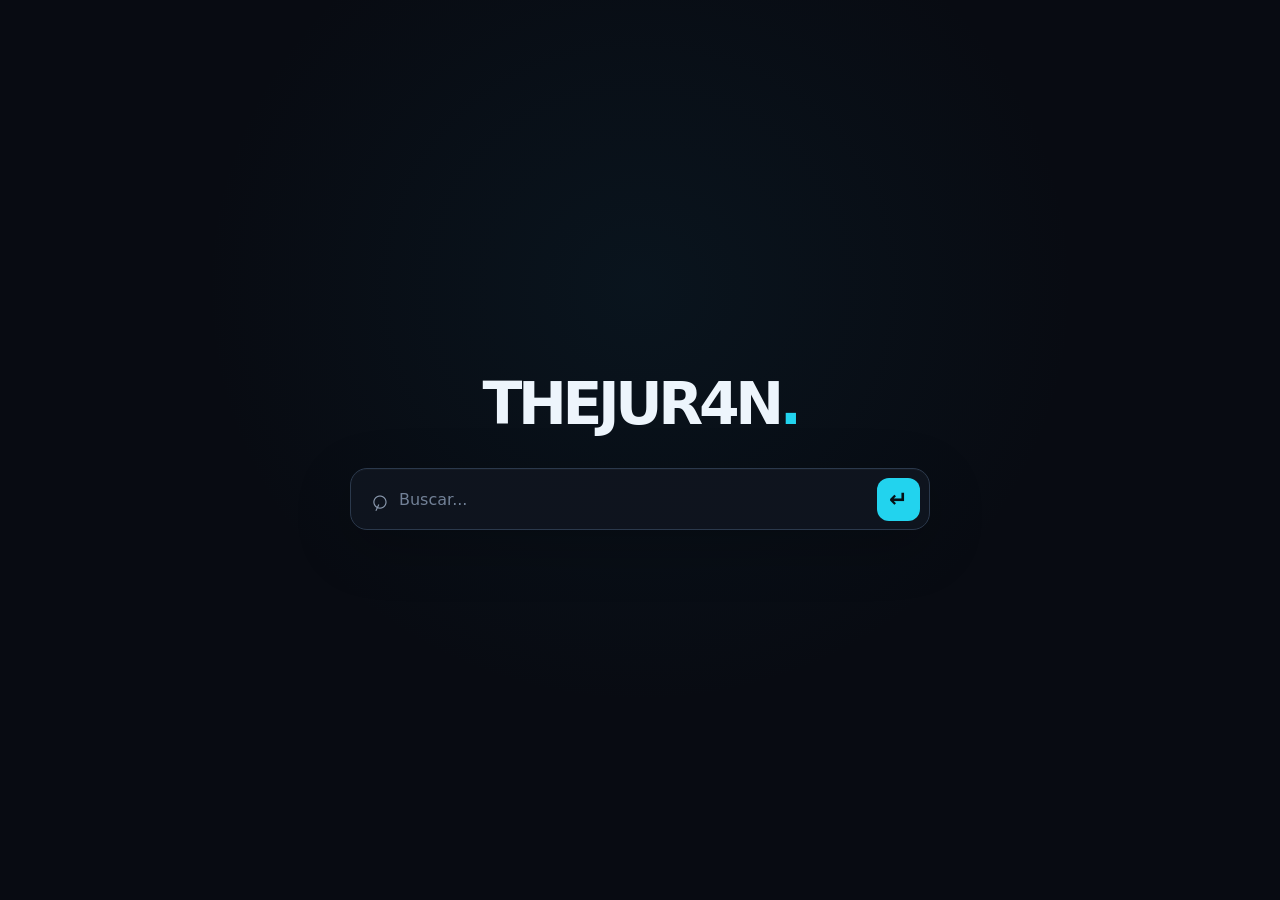
<file: index.html>
<!DOCTYPE html>
<html lang="es">
<head>
  <meta charset="UTF-8">
  <meta name="viewport" content="width=device-width, initial-scale=1.0">
  <meta name="theme-color" content="#080b12">
  <meta name="description" content="THEJUR4N Search: buscador personal y acceso a mi portafolio.">
  <title>THEJUR4N Search</title>

  <link rel="stylesheet" href="style.css">
</head>

<body class="home-page">
  <main class="home-main">
    <section class="home-content" aria-labelledby="brand-title">

      <h1 id="brand-title" class="brand-title">
        THEJUR4N<span>.</span>
      </h1>

      <form
        id="search-form"
        class="search-form"
        action="results.html"
        method="GET"
        role="search"
      >
        <label class="sr-only" for="search-input">
          Escribe tu búsqueda
        </label>

        <span class="search-icon" aria-hidden="true">⌕</span>

        <input
          id="search-input"
          name="q"
          type="search"
          placeholder="Buscar..."
          autocomplete="off"
          spellcheck="false"
          required
        >

        <button
          class="submit-search"
          type="submit"
          aria-label="Buscar"
        >
          <span aria-hidden="true">↵</span>
        </button>
      </form>

    </section>
  </main>
</body>
</html>
</file>
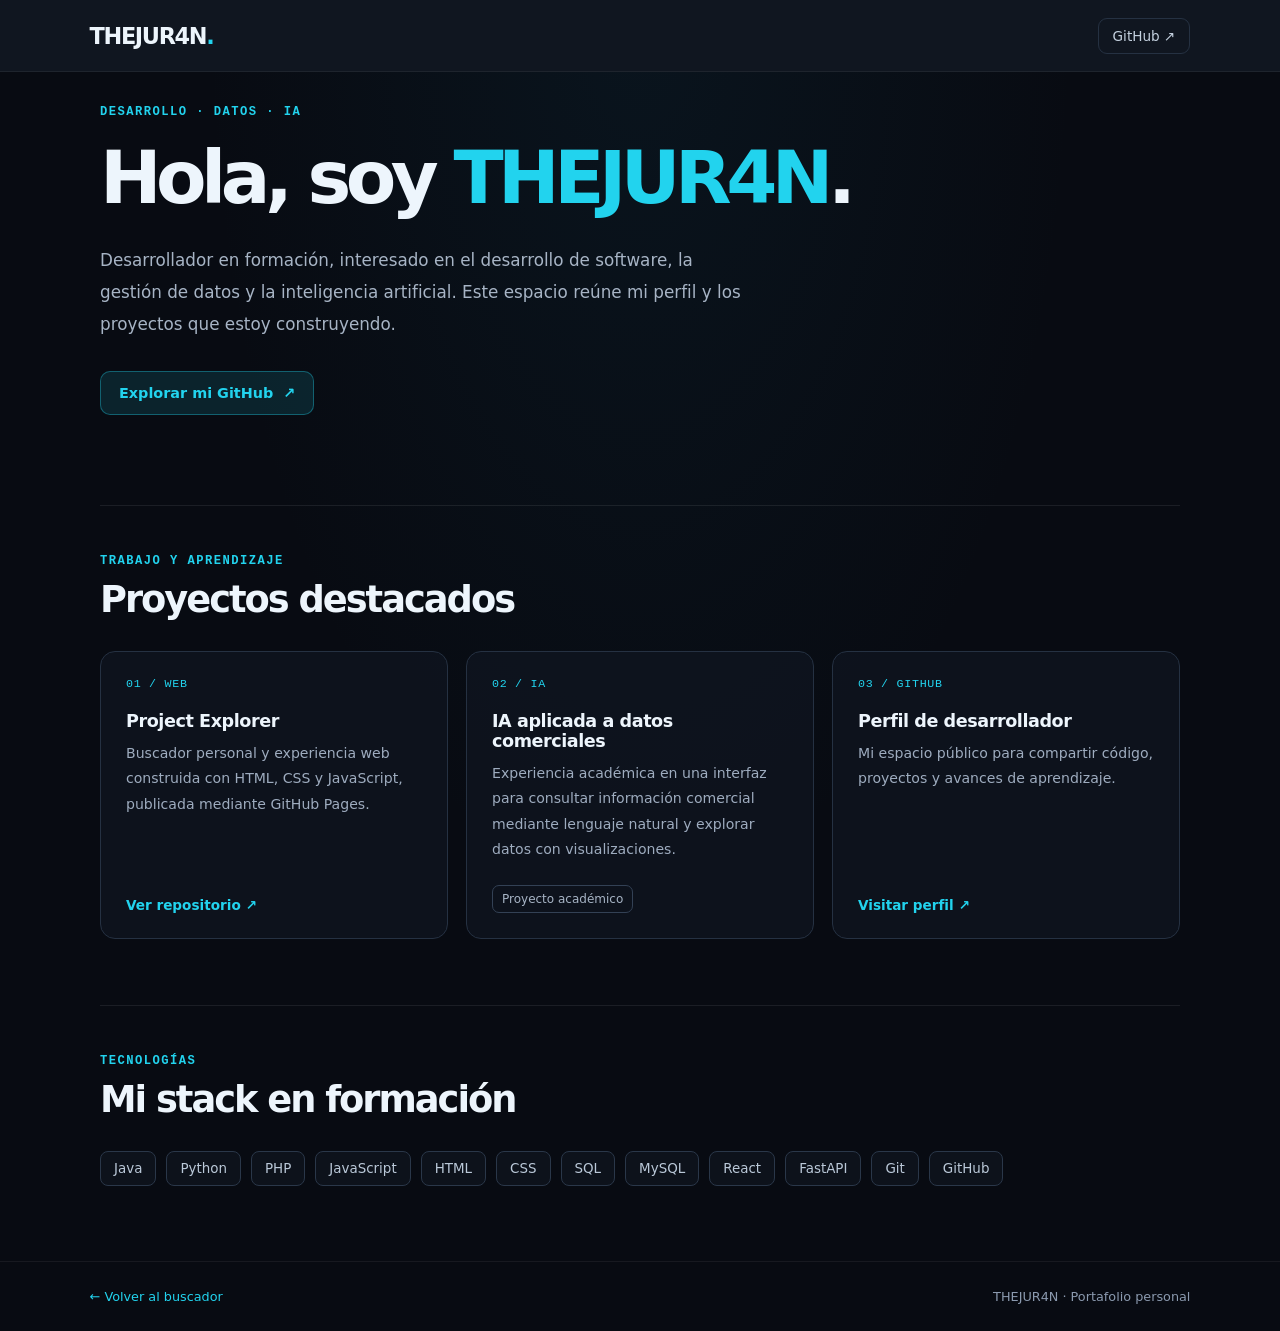
<file: portfolio.html>
<!DOCTYPE html>
<html lang="es">
<head>
  <meta charset="UTF-8">
  <meta name="viewport" content="width=device-width, initial-scale=1.0">
  <meta name="theme-color" content="#080b12">
  <meta name="description" content="Portafolio de THEJUR4N: desarrollo de software, datos e inteligencia artificial.">

  <title>THEJUR4N — Portafolio</title>

  <link rel="stylesheet" href="style.css">
</head>

<body class="portfolio-page">
  <header class="portfolio-header">
    <a class="portfolio-brand" href="./">
      THEJUR4N<span>.</span>
    </a>

    <a
      class="portfolio-github"
      href="https://github.com/THEJUR4N"
      target="_blank"
      rel="noopener noreferrer"
    >
      GitHub ↗
    </a>
  </header>

  <main class="portfolio-main">
    <section class="portfolio-hero">
      <p class="portfolio-eyebrow">DESARROLLO · DATOS · IA</p>

      <h1>
        Hola, soy <span>THEJUR4N</span>.
      </h1>

      <p class="portfolio-intro">
        Desarrollador en formación, interesado en el desarrollo
        de software, la gestión de datos y la inteligencia artificial.
        Este espacio reúne mi perfil y los proyectos que estoy construyendo.
      </p>

      <a
        class="portfolio-primary-link"
        href="https://github.com/THEJUR4N"
        target="_blank"
        rel="noopener noreferrer"
      >
        Explorar mi GitHub <span aria-hidden="true">↗</span>
      </a>
    </section>

    <section class="portfolio-section" aria-labelledby="projects-title">
      <div class="portfolio-section-heading">
        <p class="portfolio-eyebrow">TRABAJO Y APRENDIZAJE</p>
        <h2 id="projects-title">Proyectos destacados</h2>
      </div>

      <div class="portfolio-project-grid">
        <article class="portfolio-project">
          <span class="project-number">01 / WEB</span>
          <h3>Project Explorer</h3>
          <p>
            Buscador personal y experiencia web construida con
            HTML, CSS y JavaScript, publicada mediante GitHub Pages.
          </p>
          <a
            href="https://github.com/THEJUR4N/project-explorer"
            target="_blank"
            rel="noopener noreferrer"
          >
            Ver repositorio ↗
          </a>
        </article>

        <article class="portfolio-project">
          <span class="project-number">02 / IA</span>
          <h3>IA aplicada a datos comerciales</h3>
          <p>
            Experiencia académica en una interfaz para consultar
            información comercial mediante lenguaje natural y explorar
            datos con visualizaciones.
          </p>
          <span class="project-status">Proyecto académico</span>
        </article>

        <article class="portfolio-project">
          <span class="project-number">03 / GITHUB</span>
          <h3>Perfil de desarrollador</h3>
          <p>
            Mi espacio público para compartir código, proyectos
            y avances de aprendizaje.
          </p>
          <a
            href="https://github.com/THEJUR4N"
            target="_blank"
            rel="noopener noreferrer"
          >
            Visitar perfil ↗
          </a>
        </article>
      </div>
    </section>

    <section class="portfolio-section skills-section">
      <div class="portfolio-section-heading">
        <p class="portfolio-eyebrow">TECNOLOGÍAS</p>
        <h2>Mi stack en formación</h2>
      </div>

      <div class="technology-list">
        <span>Java</span>
        <span>Python</span>
        <span>PHP</span>
        <span>JavaScript</span>
        <span>HTML</span>
        <span>CSS</span>
        <span>SQL</span>
        <span>MySQL</span>
        <span>React</span>
        <span>FastAPI</span>
        <span>Git</span>
        <span>GitHub</span>
      </div>
    </section>
  </main>

  <footer class="portfolio-footer">
    <a href="./">← Volver al buscador</a>
    <span>THEJUR4N · Portafolio personal</span>
  </footer>
</body>
</html>
</file>
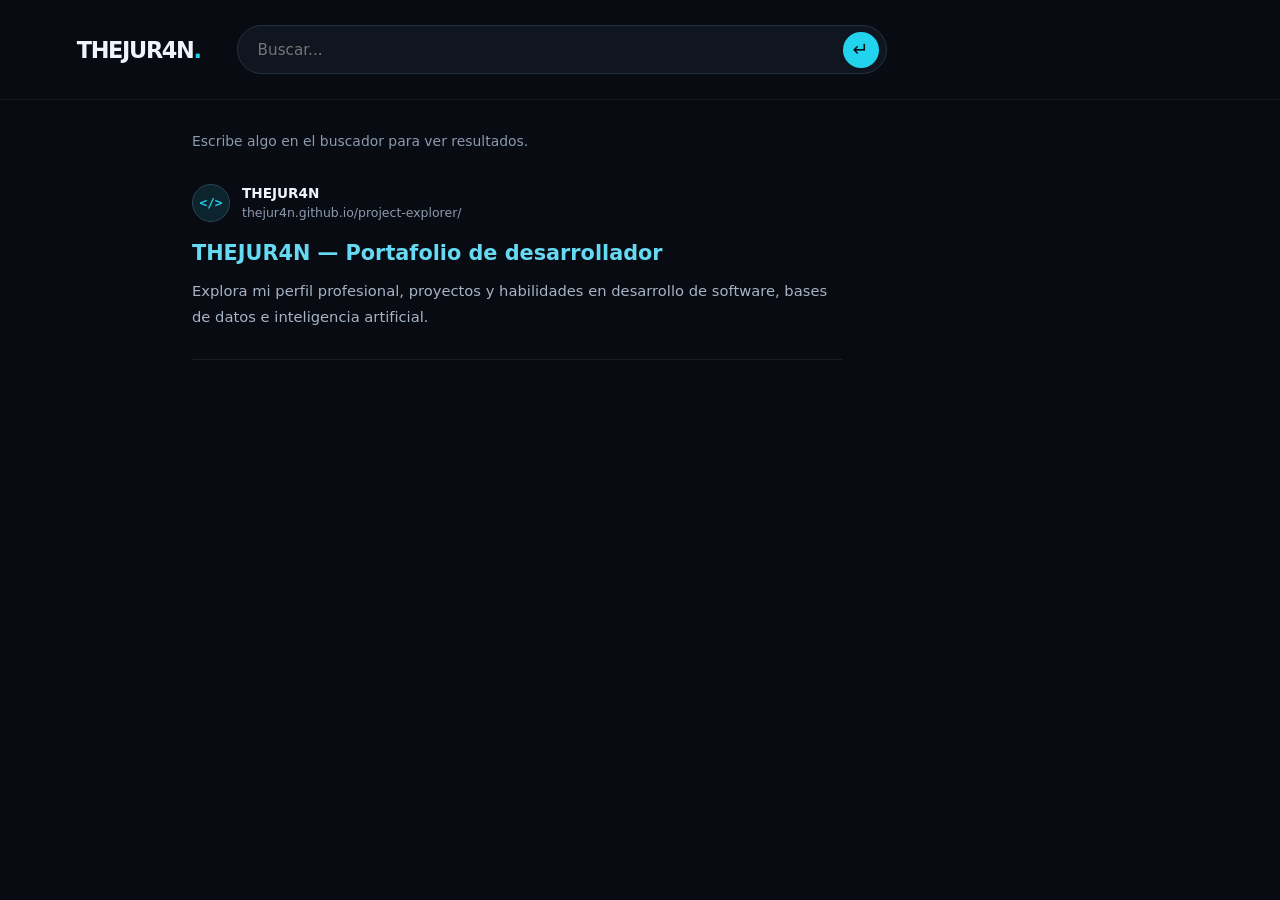
<file: results.html>
<!DOCTYPE html>
<html lang="es">
<head>
  <meta charset="UTF-8">
  <meta name="viewport" content="width=device-width, initial-scale=1.0">
  <meta name="theme-color" content="#080b12">
  <meta name="description" content="Resultados de búsqueda de THEJUR4N">

  <title>Resultados — THEJUR4N Search</title>

  <link rel="stylesheet" href="style.css">
  <script src="results.js" defer></script>
</head>

<body class="results-page">
  <header class="results-header">
    <a class="results-brand" href="./" aria-label="Volver al inicio">
      THEJUR4N<span>.</span>
    </a>

    <form
      id="results-search-form"
      class="results-search-form"
      action="results.html"
      method="GET"
      role="search"
    >
      <label class="sr-only" for="results-search-input">
        Modificar búsqueda
      </label>

      <input
        id="results-search-input"
        name="q"
        type="search"
        placeholder="Buscar..."
        autocomplete="off"
        required
      >

      <button type="submit" aria-label="Buscar">
        ↵
      </button>
    </form>
  </header>

  <main class="results-main">
    <p id="results-summary" class="results-summary">
      Se muestran resultados de THEJUR4N
    </p>

    <section aria-label="Resultados de búsqueda">
      <article class="search-result">
        <div class="result-site">
          <span class="result-favicon" aria-hidden="true">&lt;/&gt;</span>

          <div class="result-site-details">
            <span>THEJUR4N</span>
            <span class="result-url">
              thejur4n.github.io/project-explorer/
            </span>
          </div>
        </div>

        <a
          class="result-title"
          href="portfolio.html"
        >
          THEJUR4N — Portafolio de desarrollador
        </a>

        <p class="result-description">
          Explora mi perfil profesional, proyectos y habilidades
          en desarrollo de software, bases de datos e inteligencia
          artificial.
        </p>
      </article>
    </section>
  </main>
</body>
</html>
</file>
<file: style.css>
:root {
  color-scheme: dark;
  --background: #080b12;
  --surface: #101620;
  --surface-hover: #151e2b;
  --border: #253142;
  --text: #edf5fc;
  --muted: #8b9aaf;
  --accent: #22d3ee;
  --accent-soft: rgba(34, 211, 238, 0.12);
}

* {
  box-sizing: border-box;
}

html {
  min-height: 100%;
  scroll-behavior: smooth;
}

body {
  min-height: 100vh;
  margin: 0;
  display: flex;
  flex-direction: column;
  background:
    radial-gradient(
      ellipse at 50% 32%,
      rgba(18, 76, 100, 0.14),
      transparent 48%
    ),
    var(--background);
  color: var(--text);
  font-family:
    Inter, ui-sans-serif, system-ui, -apple-system,
    BlinkMacSystemFont, "Segoe UI", sans-serif;
  -webkit-font-smoothing: antialiased;
}

a {
  color: inherit;
  text-decoration: none;
}

button,
input {
  font: inherit;
}

button {
  color: inherit;
}

[hidden] {
  display: none !important;
}

.top-bar {
  min-height: 68px;
  display: flex;
  align-items: center;
  justify-content: space-between;
  padding: 0 6%;
  border-bottom: 1px solid rgba(255, 255, 255, 0.045);
}

.brand-small {
  font-size: 1rem;
  font-weight: 800;
  letter-spacing: -0.045em;
}

.brand-small span,
.brand-title span {
  color: var(--accent);
}

.github-link {
  padding: 9px 13px;
  border: 1px solid var(--border);
  border-radius: 9px;
  color: #c4d1df;
  font-size: 0.85rem;
  transition:
    border-color 180ms ease,
    color 180ms ease,
    background 180ms ease;
}

.github-link:hover {
  border-color: var(--accent);
  background: var(--accent-soft);
  color: var(--accent);
}

.search-home {
  width: 100%;
  flex: 1;
  padding: 72px 22px 64px;
}

.search-content {
  width: 100%;
  max-width: 690px;
  margin: 0 auto;
  text-align: center;
}

.brand-mark {
  display: flex;
  align-items: center;
  justify-content: center;
  gap: 9px;
  margin-bottom: 18px;
  font-family: "SFMono-Regular", Consolas, monospace;
  font-size: 2rem;
  font-weight: 800;
}

.brand-bracket {
  color: var(--accent);
  opacity: 0.8;
}

.brand-letter {
  display: grid;
  width: 57px;
  height: 57px;
  place-items: center;
  border: 1px solid rgba(34, 211, 238, 0.36);
  border-radius: 17px;
  background: linear-gradient(
    145deg,
    rgba(34, 211, 238, 0.13),
    rgba(34, 211, 238, 0.025)
  );
  color: var(--accent);
  box-shadow: 0 0 38px rgba(34, 211, 238, 0.07);
}

.brand-title {
  margin: 0;
  font-size: clamp(2.3rem, 7vw, 3.65rem);
  font-weight: 800;
  letter-spacing: -0.075em;
}

.brand-subtitle {
  margin: 12px 0 34px;
  color: var(--muted);
  font-size: 1rem;
}

.search-form {
  display: flex;
  align-items: center;
  gap: 12px;
  width: 100%;
  min-height: 62px;
  padding: 7px 9px 7px 19px;
  border: 1px solid #2b394c;
  border-radius: 17px;
  background: rgba(15, 21, 31, 0.94);
  box-shadow:
    0 16px 55px rgba(0, 0, 0, 0.22),
    inset 0 1px 0 rgba(255, 255, 255, 0.025);
  transition:
    border-color 180ms ease,
    box-shadow 180ms ease,
    background 180ms ease;
}

.search-form:focus-within {
  border-color: rgba(34, 211, 238, 0.75);
  background: #101925;
  box-shadow:
    0 0 0 4px rgba(34, 211, 238, 0.07),
    0 18px 55px rgba(0, 0, 0, 0.2);
}

.search-icon {
  color: var(--muted);
  font-size: 1.8rem;
  line-height: 1;
  transform: rotate(-20deg);
}

.search-form input {
  width: 100%;
  min-width: 0;
  padding: 10px 0;
  border: 0;
  outline: none;
  background: transparent;
  color: var(--text);
  font-size: 1rem;
}

.search-form input::placeholder {
  color: #728197;
}

.search-form input::-webkit-search-cancel-button {
  display: none;
}

.submit-search,
.clear-search {
  flex: 0 0 auto;
  display: grid;
  place-items: center;
  border: 0;
  cursor: pointer;
  transition:
    background 180ms ease,
    color 180ms ease,
    transform 180ms ease;
}

.submit-search {
  width: 43px;
  height: 43px;
  border-radius: 12px;
  background: var(--accent);
  color: #061016;
  font-size: 1.4rem;
  font-weight: 700;
}

.submit-search:hover {
  background: #67e8f9;
  transform: translateY(-1px);
}

.clear-search {
  width: 29px;
  height: 35px;
  border-radius: 8px;
  background: transparent;
  color: var(--muted);
  font-size: 1.5rem;
}

.clear-search:hover {
  background: var(--surface-hover);
  color: var(--text);
}

.search-hint {
  margin: 15px 0 0;
  color: #738196;
  font-size: 0.8rem;
}

kbd {
  padding: 3px 6px;
  border: 1px solid #334155;
  border-radius: 5px;
  background: #131b27;
  color: #c6d2df;
  font-family: inherit;
  font-size: 0.75rem;
}

.quick-links {
  display: flex;
  flex-wrap: wrap;
  justify-content: center;
  gap: 10px;
  margin-top: 26px;
}

.quick-links button {
  padding: 9px 14px;
  border: 1px solid #263345;
  border-radius: 999px;
  background: rgba(16, 22, 32, 0.6);
  color: #a9b8ca;
  font-size: 0.82rem;
  cursor: pointer;
  transition:
    border-color 180ms ease,
    background 180ms ease,
    color 180ms ease;
}

.quick-links button:hover {
  border-color: rgba(34, 211, 238, 0.55);
  background: var(--accent-soft);
  color: var(--accent);
}

.results-section {
  width: 100%;
  max-width: 690px;
  margin: 44px auto 0;
  text-align: left;
  animation: appear 240ms ease-out;
}

.results-heading {
  margin: 0 0 24px;
  color: #aab8c9;
  font-size: 0.9rem;
  line-height: 1.7;
}

.results-heading strong {
  color: var(--text);
  font-weight: 600;
}

.result-card {
  padding: 0 0 24px;
  border-bottom: 1px solid rgba(255, 255, 255, 0.075);
}

.result-site {
  display: flex;
  align-items: center;
  gap: 11px;
  margin-bottom: 15px;
}

.result-favicon {
  display: grid;
  width: 39px;
  height: 39px;
  flex: 0 0 auto;
  place-items: center;
  border: 1px solid #2a4656;
  border-radius: 12px;
  background: var(--accent-soft);
  color: var(--accent);
  font-family: monospace;
  font-size: 0.8rem;
  font-weight: 700;
}

.result-site-info {
  display: flex;
  min-width: 0;
  flex-direction: column;
  gap: 4px;
  font-size: 0.85rem;
}

.result-site-info > span:first-child {
  color: #dce7f2;
  font-weight: 600;
}

.result-url {
  overflow-wrap: anywhere;
  color: #8090a5;
  font-size: 0.78rem;
}

.result-title {
  display: inline-block;
  margin-bottom: 8px;
  color: #66d9f3;
  font-size: 1.3rem;
  font-weight: 600;
  line-height: 1.4;
  transition: color 180ms ease;
}

.result-title:hover {
  color: #a5f3fc;
  text-decoration: underline;
  text-underline-offset: 4px;
}

.result-description {
  margin: 0;
  color: #a7b4c5;
  font-size: 0.92rem;
  line-height: 1.8;
}

.result-tags {
  display: flex;
  flex-wrap: wrap;
  gap: 8px;
  margin-top: 17px;
}

.result-tags span {
  padding: 5px 9px;
  border: 1px solid #273649;
  border-radius: 6px;
  color: #9eafc2;
  font-size: 0.75rem;
}

.results-note {
  margin: 18px 0 0;
  color: #66758a;
  font-size: 0.78rem;
}

.site-footer {
  display: flex;
  flex-wrap: wrap;
  align-items: center;
  justify-content: space-between;
  gap: 14px;
  min-height: 65px;
  padding: 17px 6%;
  border-top: 1px solid rgba(255, 255, 255, 0.055);
  color: #728197;
  font-size: 0.78rem;
}

.site-footer a {
  color: #a9b8ca;
  transition: color 180ms ease;
}

.site-footer a:hover {
  color: var(--accent);
}

.sr-only {
  position: absolute;
  width: 1px;
  height: 1px;
  overflow: hidden;
  clip: rect(0, 0, 0, 0);
  white-space: nowrap;
  clip-path: inset(50%);
}

@keyframes appear {
  from {
    opacity: 0;
    transform: translateY(7px);
  }

  to {
    opacity: 1;
    transform: translateY(0);
  }
}

@media (min-height: 800px) {
  .search-home {
    display: flex;
    flex-direction: column;
    justify-content: center;
  }
}

@media (max-width: 520px) {
  .top-bar {
    min-height: 60px;
    padding: 0 20px;
  }

  .search-home {
    padding: 66px 20px 48px;
  }

  .brand-mark {
    margin-bottom: 15px;
  }

  .brand-letter {
    width: 49px;
    height: 49px;
    border-radius: 14px;
  }

  .brand-subtitle {
    margin-bottom: 27px;
  }

  .search-form {
    min-height: 57px;
    gap: 9px;
    padding-left: 13px;
  }

  .search-form input {
    font-size: 0.92rem;
  }

  .submit-search {
    width: 39px;
    height: 39px;
  }

  .results-section {
    margin-top: 38px;
  }

  .result-title {
    font-size: 1.15rem;
  }

  .site-footer {
    padding-right: 20px;
    padding-left: 20px;
  }
}

@media (prefers-reduced-motion: reduce) {
  *,
  *::before,
  *::after {
    scroll-behavior: auto !important;
    animation-duration: 0.01ms !important;
    animation-iteration-count: 1 !important;
    transition-duration: 0.01ms !important;
  }
}


/* =========================================
   SEARCH RESULTS PAGE
   ========================================= */

.results-page {
  background: var(--background);
}

.results-header {
  display: flex;
  align-items: center;
  gap: 36px;
  min-height: 100px;
  padding: 22px 6%;
  border-bottom: 1px solid rgba(255, 255, 255, 0.07);
}

.results-brand,
.portfolio-brand {
  flex: 0 0 auto;
  font-size: 1.4rem;
  font-weight: 800;
  letter-spacing: -0.06em;
}

.results-brand span,
.portfolio-brand span {
  color: var(--accent);
}

.results-search-form {
  display: flex;
  align-items: center;
  width: 100%;
  max-width: 650px;
  min-height: 49px;
  padding: 5px 7px 5px 18px;
  border: 1px solid var(--border);
  border-radius: 999px;
  background: var(--surface);
  transition: border-color 180ms ease, box-shadow 180ms ease;
}

.results-search-form:focus-within {
  border-color: rgba(34, 211, 238, 0.7);
  box-shadow: 0 0 0 3px rgba(34, 211, 238, 0.06);
}

.results-search-form input {
  width: 100%;
  min-width: 0;
  border: 0;
  outline: none;
  background: transparent;
  color: var(--text);
  font-size: 0.95rem;
}

.results-search-form input::-webkit-search-cancel-button {
  cursor: pointer;
}

.results-search-form button {
  display: grid;
  flex: 0 0 auto;
  width: 36px;
  height: 36px;
  place-items: center;
  border: 0;
  border-radius: 50%;
  background: var(--accent);
  color: #061016;
  font-size: 1.2rem;
  cursor: pointer;
}

.results-search-form button:hover {
  background: #67e8f9;
}

.results-main {
  width: min(100% - 44px, 650px);
  margin: 0 auto;
  padding: 30px 0 20px;
}
@media (min-width: 768px) {
  .results-main {
    margin-left: 15%;
  }
}

.results-summary {
  margin: 0 0 30px;
  color: var(--muted);
  font-size: 0.87rem;
  line-height: 1.7;
}

.profile-inline-link {
  color: var(--accent);
  text-decoration: none;
}

.profile-inline-link:hover {
  text-decoration: underline;
  text-underline-offset: 3px;
}

.search-result {
  padding-bottom: 28px;
  border-bottom: 1px solid rgba(255, 255, 255, 0.08);
}

.result-site {
  display: flex;
  align-items: center;
  gap: 12px;
  margin-bottom: 16px;
}

.result-favicon {
  display: grid;
  width: 38px;
  height: 38px;
  flex: 0 0 auto;
  place-items: center;
  border: 1px solid #2a4656;
  border-radius: 50%;
  background: var(--accent-soft);
  color: var(--accent);
  font-family: monospace;
  font-size: 0.8rem;
  font-weight: 700;
}

.result-site-details {
  display: flex;
  min-width: 0;
  flex-direction: column;
  gap: 4px;
  font-size: 0.85rem;
}

.result-site-details > span:first-child {
  color: var(--text);
  font-weight: 600;
}

.result-url {
  overflow-wrap: anywhere;
  color: var(--muted);
  font-size: 0.78rem;
}

.results-page .result-title {
  display: inline-block;
  margin-bottom: 9px;
  color: #66d9f3;
  font-size: 1.3rem;
  font-weight: 600;
  line-height: 1.5;
  text-decoration: none;
}

.results-page .result-title:hover {
  color: #a5f3fc;
  text-decoration: underline;
  text-underline-offset: 4px;
}

.results-page .result-description {
  margin: 0;
  color: #a7b4c5;
  font-size: 0.92rem;
  line-height: 1.8;
}


/* =========================================
   PORTFOLIO PAGE
   ========================================= */

.portfolio-page {
  background:
    radial-gradient(
      ellipse at 50% 0%,
      rgba(18, 76, 100, 0.14),
      transparent 48%
    ),
    var(--background);
}

.portfolio-header {
  background: var(--surface);
  position: fixed;
  top: 0;
  z-index: 1000;
  width: 100%;
  display: flex;
  align-items: center;
  justify-content: space-between;
  min-height: 72px;
  padding: 0 7%;
  border-bottom: 1px solid rgba(255, 255, 255, 0.06);
}

.portfolio-github {
  padding: 9px 14px;
  border: 1px solid var(--border);
  border-radius: 9px;
  color: #c4d1df;
  font-size: 0.85rem;
  transition: border-color 180ms ease, color 180ms ease;
}

.portfolio-github:hover {
  border-color: var(--accent);
  color: var(--accent);
}

.portfolio-main {
  width: min(100% - 44px, 1080px);
  margin: 0 auto;
}

.portfolio-hero {
  max-width: 780px;
  padding: 105px 0 90px;
}

.portfolio-eyebrow {
  margin: 0 0 18px;
  color: var(--accent);
  font-family: "SFMono-Regular", Consolas, monospace;
  font-size: 0.76rem;
  font-weight: 700;
  letter-spacing: 0.12em;
}

.portfolio-hero h1 {
  margin: 0;
  font-size: clamp(2.5rem, 7vw, 4.6rem);
  font-weight: 800;
  letter-spacing: -0.075em;
  line-height: 1.12;
}

.portfolio-hero h1 span {
  color: var(--accent);
}

.portfolio-intro {
  max-width: 660px;
  margin: 26px 0 30px;
  color: #a7b4c5;
  font-size: 1.05rem;
  line-height: 1.9;
}

.portfolio-primary-link {
  display: inline-flex;
  align-items: center;
  gap: 10px;
  padding: 13px 18px;
  border: 1px solid rgba(34, 211, 238, 0.35);
  border-radius: 10px;
  background: var(--accent-soft);
  color: var(--accent);
  font-size: 0.9rem;
  font-weight: 600;
  transition: background 180ms ease, border-color 180ms ease;
}

.portfolio-primary-link:hover {
  border-color: var(--accent);
  background: rgba(34, 211, 238, 0.18);
}

.portfolio-section {
  padding: 48px 0 66px;
  border-top: 1px solid rgba(255, 255, 255, 0.08);
}

.portfolio-section-heading {
  margin-bottom: 30px;
}

.portfolio-section-heading .portfolio-eyebrow {
  margin-bottom: 10px;
}

.portfolio-section-heading h2 {
  margin: 0;
  font-size: clamp(1.7rem, 4vw, 2.3rem);
  letter-spacing: -0.055em;
}

.portfolio-project-grid {
  display: grid;
  grid-template-columns: repeat(3, minmax(0, 1fr));
  gap: 18px;
}

.portfolio-project {
  display: flex;
  min-width: 0;
  flex-direction: column;
  align-items: flex-start;
  padding: 25px;
  border: 1px solid #253142;
  border-radius: 15px;
  background: rgba(16, 22, 32, 0.72);
  transition: transform 180ms ease, border-color 180ms ease;
}

.portfolio-project:hover {
  transform: translateY(-3px);
  border-color: rgba(34, 211, 238, 0.4);
}

.project-number {
  color: var(--accent);
  font-family: "SFMono-Regular", Consolas, monospace;
  font-size: 0.73rem;
  letter-spacing: 0.06em;
}

.portfolio-project h3 {
  margin: 20px 0 10px;
  font-size: 1.1rem;
  letter-spacing: -0.025em;
}

.portfolio-project p {
  margin: 0 0 23px;
  color: #9eacbf;
  font-size: 0.88rem;
  line-height: 1.8;
}

.portfolio-project > a {
  margin-top: auto;
  color: var(--accent);
  font-size: 0.85rem;
  font-weight: 600;
}

.portfolio-project > a:hover {
  color: #a5f3fc;
  text-decoration: underline;
  text-underline-offset: 4px;
}

.project-status {
  margin-top: auto;
  padding: 6px 9px;
  border: 1px solid #334155;
  border-radius: 7px;
  color: #a7b4c5;
  font-size: 0.75rem;
}

.skills-section {
  padding-bottom: 75px;
}

.technology-list {
  display: flex;
  flex-wrap: wrap;
  gap: 10px;
}

.technology-list span {
  padding: 9px 13px;
  border: 1px solid #2a3749;
  border-radius: 8px;
  background: rgba(16, 22, 32, 0.7);
  color: #bac8d8;
  font-size: 0.84rem;
}

.portfolio-footer {
  display: flex;
  flex-wrap: wrap;
  align-items: center;
  justify-content: space-between;
  gap: 15px;
  min-height: 70px;
  padding: 20px 7%;
  border-top: 1px solid rgba(255, 255, 255, 0.06);
  color: var(--muted);
  font-size: 0.8rem;
}

.portfolio-footer a {
  color: var(--accent);
}

.portfolio-footer a:hover {
  text-decoration: underline;
  text-underline-offset: 4px;
}


/* =========================================
   RESPONSIVE LAYOUT
   ========================================= */

@media (max-width: 760px) {
  .results-header {
    align-items: flex-start;
    flex-direction: column;
    gap: 18px;
    padding: 23px 22px;
  }

  .results-search-form {
    max-width: none;
  }

  .portfolio-project-grid {
    grid-template-columns: 1fr;
  }

  .portfolio-hero {
    padding: 75px 0 65px;
  }

  .portfolio-project {
    padding: 23px;
  }
}

@media (max-width: 420px) {
  .results-main {
    width: calc(100% - 36px);
  }

  .results-page .result-title {
    font-size: 1.15rem;
  }

  .portfolio-main {
    width: calc(100% - 36px);
  }

  .portfolio-hero h1 {
    font-size: 2.5rem;
  }

  .portfolio-intro {
    font-size: 0.96rem;
  }

  .portfolio-footer {
    padding-right: 18px;
    padding-left: 18px;
  }
}

/* Ajustes de la página principal */
.home-page .home-main {
  min-height: 100vh;
  display: flex;
  align-items: center;
  justify-content: center;
  padding: 24px;
}

.home-page .home-content {
  display: flex;
  flex-direction: column;
  align-items: center;
  width: 100%;
  max-width: 620px;
  margin: 0 auto;
}

.home-page .brand-title {
  text-align: center;
  margin: 0;
}

.home-page .search-form {
  width: 100%;
  max-width: 580px;
  margin: 30px auto 0;
  box-sizing: border-box;
}

.home-page .search-form input {
  flex: 1;
  min-width: 0;
  width: 100%;
  box-sizing: border-box;
}

@media (max-width: 480px) {
  .home-page .home-main {
    padding: 20px;
  }

  .home-page .search-form {
    margin-top: 24px;
  }
}
</file>
